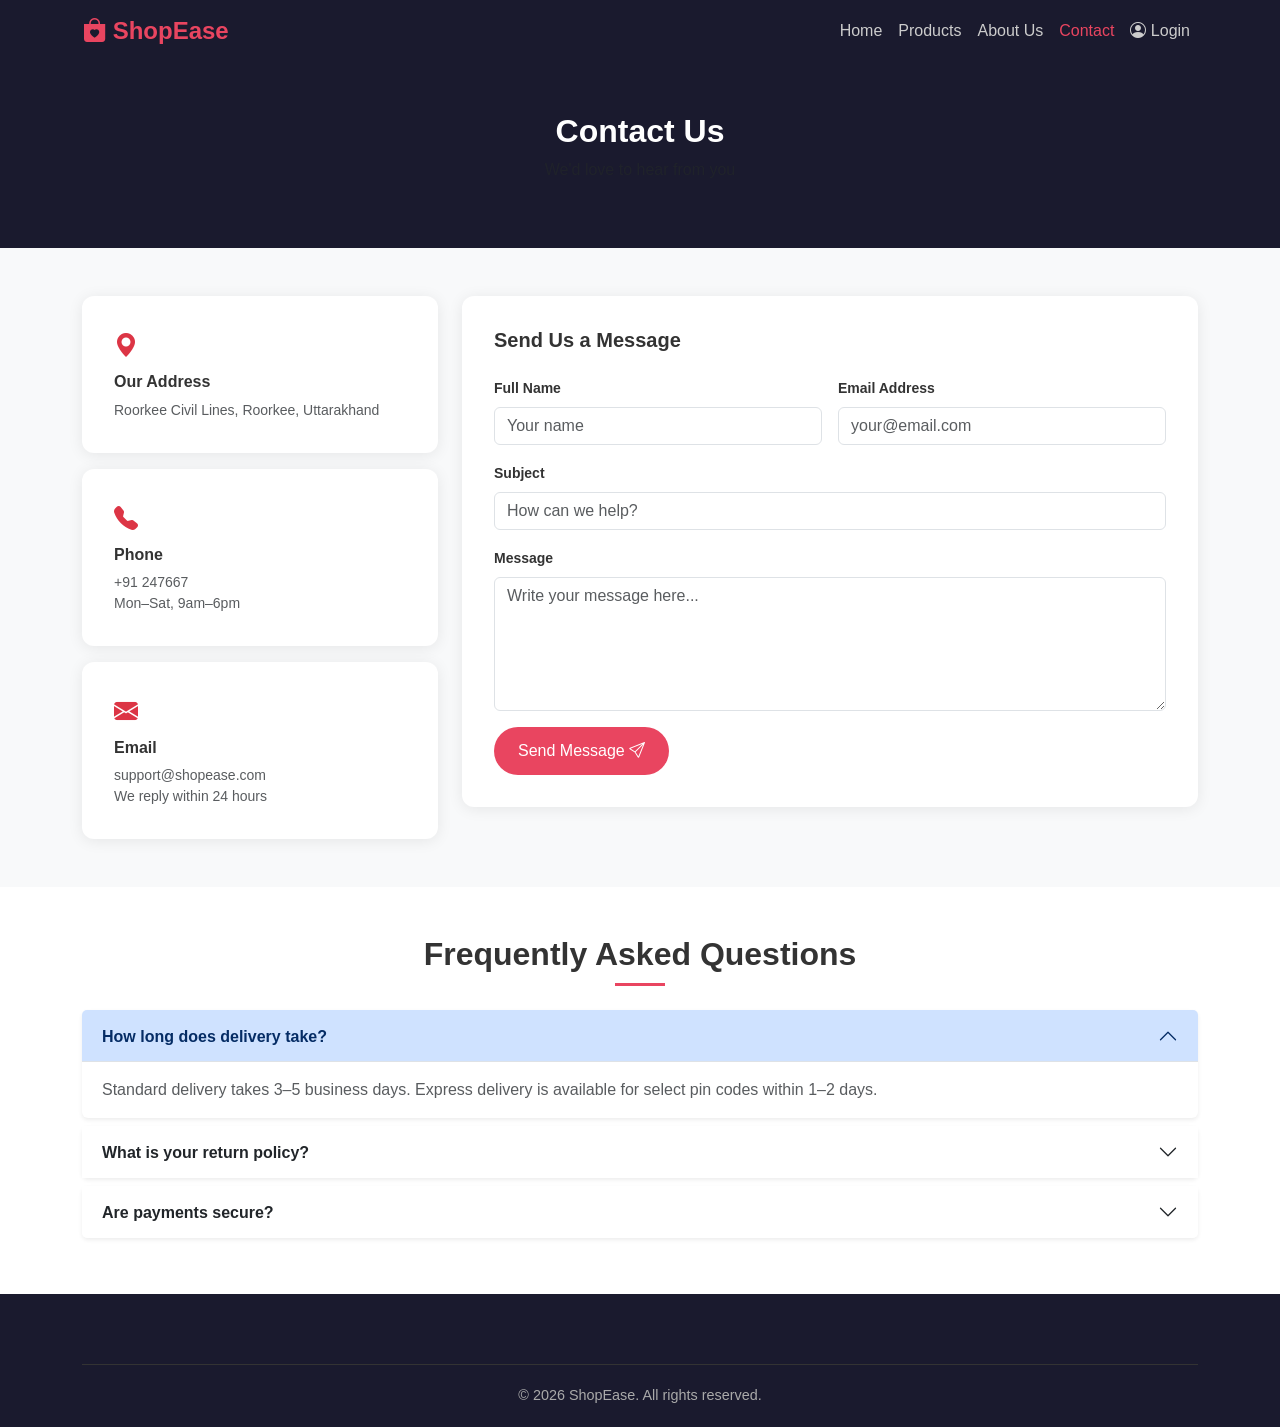
<file: contact.html>
<!DOCTYPE html>
<html lang="en">
<head>
  <meta charset="UTF-8"/>
  <meta name="viewport" content="width=device-width, initial-scale=1.0"/>
  <title>ShopEase - Contact Us</title>
  <link href="https://cdn.jsdelivr.net/npm/bootstrap@5.3.0/dist/css/bootstrap.min.css" rel="stylesheet"/>
  <link href="https://cdn.jsdelivr.net/npm/bootstrap-icons@1.10.5/font/bootstrap-icons.css" rel="stylesheet"/>
  <link rel="stylesheet" href="style.css"/>
</head>
<body>

<nav class="navbar navbar-expand-lg navbar-dark sticky-top">
  <div class="container">
    <a class="navbar-brand" href="index.html"><i class="bi bi-bag-heart-fill"></i> ShopEase</a>
    <button class="navbar-toggler" type="button" data-bs-toggle="collapse" data-bs-target="#nav">
      <span class="navbar-toggler-icon"></span>
    </button>
    <div class="collapse navbar-collapse" id="nav">
      <ul class="navbar-nav ms-auto">
        <li class="nav-item"><a class="nav-link" href="index.html">Home</a></li>
        <li class="nav-item"><a class="nav-link" href="products.html">Products</a></li>
        <li class="nav-item"><a class="nav-link" href="about.html">About Us</a></li>
        <li class="nav-item"><a class="nav-link active" href="contact.html">Contact</a></li>
        <li class="nav-item"><a class="nav-link" href="login.html"><i class="bi bi-person-circle"></i> Login</a></li>
      </ul>
    </div>
  </div>
</nav>

<div style="background:#1a1a2e; color:white; padding:50px 0; text-align:center;">
  <h2 class="fw-bold">Contact Us</h2>
  <p class="text-muted">We'd love to hear from you</p>
</div>

<section class="py-5">
  <div class="container">
    <div class="row g-4">

      <!-- INFO CARDS -->
      <div class="col-md-4">
        <div class="d-flex flex-column gap-3">
          <div class="contact-card">
            <i class="bi bi-geo-alt-fill text-danger fs-4"></i>
            <h6 class="fw-bold mt-2">Our Address</h6>
            <p class="text-muted small mb-0">Roorkee Civil Lines, Roorkee, Uttarakhand</p>
          </div>
          <div class="contact-card">
            <i class="bi bi-telephone-fill text-danger fs-4"></i>
            <h6 class="fw-bold mt-2">Phone</h6>
            <p class="text-muted small mb-0">+91 247667<br/>Mon–Sat, 9am–6pm</p>
          </div>
          <div class="contact-card">
            <i class="bi bi-envelope-fill text-danger fs-4"></i>
            <h6 class="fw-bold mt-2">Email</h6>
            <p class="text-muted small mb-0">support@shopease.com<br/>We reply within 24 hours</p>
          </div>
        </div>
      </div>

      <!-- FORM -->
      <div class="col-md-8">
        <div class="contact-card">
          <h5 class="fw-bold mb-4">Send Us a Message</h5>
          <form id="contactForm" novalidate>
            <div class="row g-3">
              <div class="col-md-6">
                <label class="form-label small fw-semibold">Full Name</label>
                <input type="text" class="form-control" id="name" placeholder="Your name" required/>
              </div>
              <div class="col-md-6">
                <label class="form-label small fw-semibold">Email Address</label>
                <input type="email" class="form-control" id="email" placeholder="your@email.com" required/>
              </div>
              <div class="col-12">
                <label class="form-label small fw-semibold">Subject</label>
                <input type="text" class="form-control" id="subject" placeholder="How can we help?" required/>
              </div>
              <div class="col-12">
                <label class="form-label small fw-semibold">Message</label>
                <textarea class="form-control" id="message" rows="5" placeholder="Write your message here..." required></textarea>
              </div>
              <div class="col-12">
                <button type="submit" class="btn btn-primary px-4">Send Message <i class="bi bi-send"></i></button>
              </div>
            </div>
          </form>
          <div id="successMsg" class="alert alert-success mt-3 d-none">
            <i class="bi bi-check-circle"></i> Thank you! Your message has been sent. We'll get back to you soon.
          </div>
        </div>
      </div>

    </div>
  </div>
</section>

<!-- FAQ -->
<section class="py-5 bg-white">
  <div class="container">
    <div class="text-center mb-4">
      <h2 class="fw-bold">Frequently Asked Questions</h2>
      <div class="divider mx-auto"></div>
    </div>
    <div class="accordion" id="faq">
      <div class="accordion-item border-0 mb-2 rounded shadow-sm">
        <h2 class="accordion-header">
          <button class="accordion-button fw-semibold" type="button" data-bs-toggle="collapse" data-bs-target="#q1">How long does delivery take?</button>
        </h2>
        <div id="q1" class="accordion-collapse collapse show" data-bs-parent="#faq">
          <div class="accordion-body text-muted">Standard delivery takes 3–5 business days. Express delivery is available for select pin codes within 1–2 days.</div>
        </div>
      </div>
      <div class="accordion-item border-0 mb-2 rounded shadow-sm">
        <h2 class="accordion-header">
          <button class="accordion-button collapsed fw-semibold" type="button" data-bs-toggle="collapse" data-bs-target="#q2">What is your return policy?</button>
        </h2>
        <div id="q2" class="accordion-collapse collapse" data-bs-parent="#faq">
          <div class="accordion-body text-muted">We offer a 7-day hassle-free return policy. Items must be unused and in original packaging.</div>
        </div>
      </div>
      <div class="accordion-item border-0 mb-2 rounded shadow-sm">
        <h2 class="accordion-header">
          <button class="accordion-button collapsed fw-semibold" type="button" data-bs-toggle="collapse" data-bs-target="#q3">Are payments secure?</button>
        </h2>
        <div id="q3" class="accordion-collapse collapse" data-bs-parent="#faq">
          <div class="accordion-body text-muted">Yes, all transactions are encrypted with SSL. We support UPI, cards, net banking, and COD.</div>
        </div>
      </div>
    </div>
  </div>
</section>

<footer>
  <div class="container">
    <div class="footer-bottom">© 2026 ShopEase. All rights reserved.</div>
  </div>
</footer>

<script src="https://cdn.jsdelivr.net/npm/bootstrap@5.3.0/dist/js/bootstrap.bundle.min.js"></script>
<script>
  document.getElementById('contactForm').addEventListener('submit', function(e) {
    e.preventDefault();
    const fields = ['name','email','subject','message'];
    let valid = true;
    fields.forEach(id => {
      const el = document.getElementById(id);
      if (!el.value.trim()) { el.classList.add('is-invalid'); valid = false; }
      else el.classList.remove('is-invalid');
    });
    if (valid) {
      this.reset();
      document.getElementById('successMsg').classList.remove('d-none');
    }
  });
</script>
</body>
</html>
</file>
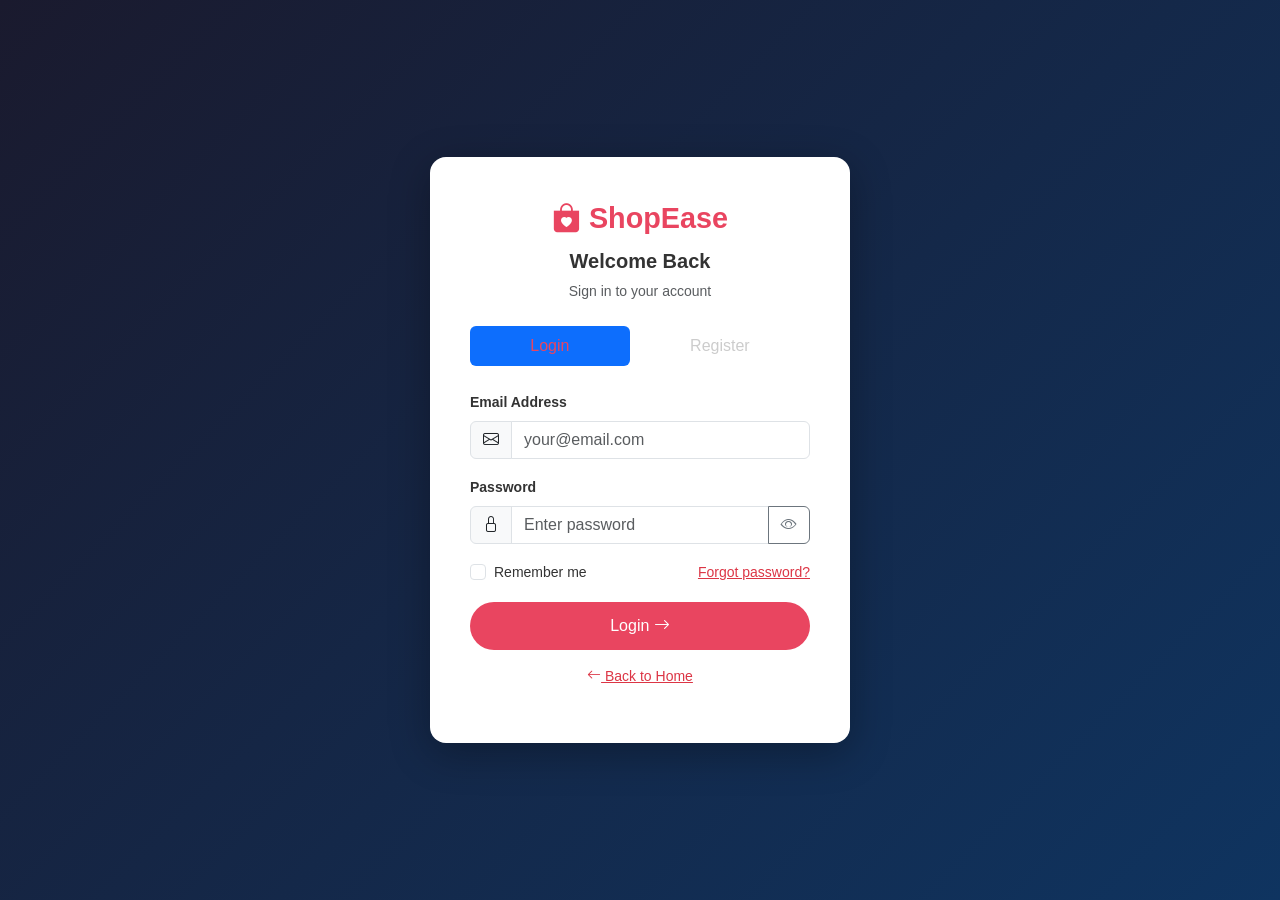
<file: login.html>
<!DOCTYPE html>
<html lang="en">
<head>
  <meta charset="UTF-8"/>
  <meta name="viewport" content="width=device-width, initial-scale=1.0"/>
  <title>ShopEase - Login</title>
  <link href="https://cdn.jsdelivr.net/npm/bootstrap@5.3.0/dist/css/bootstrap.min.css" rel="stylesheet"/>
  <link href="https://cdn.jsdelivr.net/npm/bootstrap-icons@1.10.5/font/bootstrap-icons.css" rel="stylesheet"/>
  <link rel="stylesheet" href="style.css"/>
</head>
<body>

<div class="login-wrapper">
  <div class="login-card">
    <div class="text-center mb-4">
      <div class="brand"><i class="bi bi-bag-heart-fill"></i> ShopEase</div>
      <h5 class="mt-2 fw-bold">Welcome Back</h5>
      <p class="text-muted small">Sign in to your account</p>
    </div>

    <!-- TABS -->
    <ul class="nav nav-pills nav-fill mb-4" id="authTab">
      <li class="nav-item">
        <button class="nav-link active" id="loginTab" onclick="switchTab('login')">Login</button>
      </li>
      <li class="nav-item">
        <button class="nav-link" id="registerTab" onclick="switchTab('register')">Register</button>
      </li>
    </ul>

    <!-- LOGIN FORM -->
    <form id="loginForm" novalidate>
      <div class="mb-3">
        <label class="form-label small fw-semibold">Email Address</label>
        <div class="input-group">
          <span class="input-group-text"><i class="bi bi-envelope"></i></span>
          <input type="email" class="form-control" id="loginEmail" placeholder="your@email.com" required/>
        </div>
      </div>
      <div class="mb-3">
        <label class="form-label small fw-semibold">Password</label>
        <div class="input-group">
          <span class="input-group-text"><i class="bi bi-lock"></i></span>
          <input type="password" class="form-control" id="loginPass" placeholder="Enter password" required/>
          <button class="btn btn-outline-secondary" type="button" onclick="togglePass('loginPass', this)">
            <i class="bi bi-eye"></i>
          </button>
        </div>
      </div>
      <div class="d-flex justify-content-between align-items-center mb-3">
        <div class="form-check">
          <input class="form-check-input" type="checkbox" id="remember"/>
          <label class="form-check-label small" for="remember">Remember me</label>
        </div>
        <a href="#" class="small text-danger">Forgot password?</a>
      </div>
      <button type="submit" class="btn btn-primary w-100">Login <i class="bi bi-arrow-right"></i></button>
      <div id="loginError" class="alert alert-danger mt-3 d-none small"></div>
      <div id="loginSuccess" class="alert alert-success mt-3 d-none small">
        <i class="bi bi-check-circle"></i> Login successful! Redirecting...
      </div>
    </form>

    <!-- REGISTER FORM -->
    <form id="registerForm" class="d-none" novalidate>
      <div class="mb-3">
        <label class="form-label small fw-semibold">Full Name</label>
        <div class="input-group">
          <span class="input-group-text"><i class="bi bi-person"></i></span>
          <input type="text" class="form-control" id="regName" placeholder="Your full name" required/>
        </div>
      </div>
      <div class="mb-3">
        <label class="form-label small fw-semibold">Email Address</label>
        <div class="input-group">
          <span class="input-group-text"><i class="bi bi-envelope"></i></span>
          <input type="email" class="form-control" id="regEmail" placeholder="your@email.com" required/>
        </div>
      </div>
      <div class="mb-3">
        <label class="form-label small fw-semibold">Password</label>
        <div class="input-group">
          <span class="input-group-text"><i class="bi bi-lock"></i></span>
          <input type="password" class="form-control" id="regPass" placeholder="Create password" required/>
          <button class="btn btn-outline-secondary" type="button" onclick="togglePass('regPass', this)">
            <i class="bi bi-eye"></i>
          </button>
        </div>
      </div>
      <div class="mb-3 form-check">
        <input type="checkbox" class="form-check-input" id="terms" required/>
        <label class="form-check-label small" for="terms">I agree to the <a href="#" class="text-danger">Terms & Conditions</a></label>
      </div>
      <button type="submit" class="btn btn-primary w-100">Create Account <i class="bi bi-arrow-right"></i></button>
      <div id="regSuccess" class="alert alert-success mt-3 d-none small">
        <i class="bi bi-check-circle"></i> Account created! You can now login.
      </div>
    </form>

    <p class="text-center mt-3 small text-muted">
      <a href="index.html" class="text-danger"><i class="bi bi-arrow-left"></i> Back to Home</a>
    </p>
  </div>
</div>

<script src="https://cdn.jsdelivr.net/npm/bootstrap@5.3.0/dist/js/bootstrap.bundle.min.js"></script>
<script>
  function switchTab(tab) {
    document.getElementById('loginForm').classList.toggle('d-none', tab !== 'login');
    document.getElementById('registerForm').classList.toggle('d-none', tab !== 'register');
    document.getElementById('loginTab').classList.toggle('active', tab === 'login');
    document.getElementById('registerTab').classList.toggle('active', tab === 'register');
  }

  function togglePass(id, btn) {
    const input = document.getElementById(id);
    const isPass = input.type === 'password';
    input.type = isPass ? 'text' : 'password';
    btn.innerHTML = `<i class="bi bi-eye${isPass ? '-slash' : ''}"></i>`;
  }

  document.getElementById('loginForm').addEventListener('submit', function(e) {
    e.preventDefault();
    const email = document.getElementById('loginEmail').value.trim();
    const pass = document.getElementById('loginPass').value.trim();
    const err = document.getElementById('loginError');
    const ok = document.getElementById('loginSuccess');
    if (!email || !pass) {
      err.textContent = 'Please fill in all fields.';
      err.classList.remove('d-none');
      return;
    }
    err.classList.add('d-none');
    ok.classList.remove('d-none');
    setTimeout(() => window.location.href = 'index.html', 1500);
  });

  document.getElementById('registerForm').addEventListener('submit', function(e) {
    e.preventDefault();
    const name = document.getElementById('regName').value.trim();
    const email = document.getElementById('regEmail').value.trim();
    const pass = document.getElementById('regPass').value.trim();
    const terms = document.getElementById('terms').checked;
    if (!name || !email || !pass || !terms) return;
    document.getElementById('regSuccess').classList.remove('d-none');
    setTimeout(() => switchTab('login'), 2000);
    this.reset();
  });
</script>
</body>
</html>
</file>
<file: style.css>
* { margin: 0; padding: 0; box-sizing: border-box; }

body {
  font-family: 'Segoe UI', sans-serif;
  color: #333;
  background: #f8f9fa;
}

/* NAVBAR */
.navbar { background: #1a1a2e; }
.navbar-brand { color: #e94560 !important; font-weight: 700; font-size: 1.5rem; }
.nav-link { color: #ccc !important; transition: color 0.3s; }
.nav-link:hover, .nav-link.active { color: #e94560 !important; }

/* HERO */
.hero {
  background: linear-gradient(135deg, #1a1a2e 0%, #16213e 60%, #0f3460 100%);
  color: white;
  padding: 100px 0;
  text-align: center;
}
.hero h1 { font-size: 3rem; font-weight: 700; margin-bottom: 1rem; }
.hero p { font-size: 1.2rem; color: #aaa; margin-bottom: 2rem; }
.btn-primary { background: #e94560; border: none; padding: 12px 30px; border-radius: 30px; }
.btn-primary:hover { background: #c73652; }
.btn-outline-light { border-radius: 30px; padding: 12px 30px; }

/* SECTION */
.section-title { font-size: 2rem; font-weight: 700; margin-bottom: 0.5rem; }
.section-subtitle { color: #888; margin-bottom: 2.5rem; }
.divider { width: 50px; height: 3px; background: #e94560; margin: 10px auto 20px; }

/* PRODUCT CARD */
.product-card {
  border: none;
  border-radius: 12px;
  overflow: hidden;
  box-shadow: 0 2px 15px rgba(0,0,0,0.08);
  transition: transform 0.3s, box-shadow 0.3s;
  background: white;
}
.product-card:hover { transform: translateY(-5px); box-shadow: 0 8px 25px rgba(0,0,0,0.15); }
.product-card img { height: 200px; object-fit: cover; width: 100%; }
.product-card .card-body { padding: 1.2rem; }
.product-card .price { color: #e94560; font-weight: 700; font-size: 1.1rem; }
.product-card .old-price { text-decoration: line-through; color: #aaa; font-size: 0.9rem; }
.badge-sale { background: #e94560; color: white; font-size: 0.75rem; padding: 4px 10px; border-radius: 20px; }

/* FEATURES */
.feature-box {
  background: white;
  border-radius: 12px;
  padding: 2rem;
  text-align: center;
  box-shadow: 0 2px 15px rgba(0,0,0,0.06);
}
.feature-box i { font-size: 2.5rem; color: #e94560; margin-bottom: 1rem; }

/* ABOUT */
.about-img { border-radius: 12px; box-shadow: 0 5px 20px rgba(0,0,0,0.1); }
.stat-box { background: #1a1a2e; color: white; border-radius: 12px; padding: 1.5rem; text-align: center; }
.stat-box h3 { color: #e94560; font-size: 2rem; font-weight: 700; }

/* CONTACT */
.contact-card { background: white; border-radius: 12px; padding: 2rem; box-shadow: 0 2px 15px rgba(0,0,0,0.08); }
.form-control:focus { border-color: #e94560; box-shadow: 0 0 0 0.2rem rgba(233,69,96,0.15); }

/* LOGIN */
.login-wrapper {
  min-height: 100vh;
  background: linear-gradient(135deg, #1a1a2e, #0f3460);
  display: flex;
  align-items: center;
  justify-content: center;
}
.login-card { background: white; border-radius: 16px; padding: 2.5rem; width: 100%; max-width: 420px; box-shadow: 0 10px 40px rgba(0,0,0,0.3); }
.login-card h2 { color: #1a1a2e; font-weight: 700; }
.login-card .brand { color: #e94560; font-size: 1.8rem; font-weight: 700; }

/* FOOTER */
footer { background: #1a1a2e; color: #aaa; padding: 40px 0 20px; }
footer h5 { color: white; margin-bottom: 1rem; }
footer a { color: #aaa; text-decoration: none; display: block; margin-bottom: 6px; }
footer a:hover { color: #e94560; }
.footer-bottom { border-top: 1px solid #333; margin-top: 30px; padding-top: 20px; text-align: center; font-size: 0.9rem; }

/* TOAST */
.toast-container { position: fixed; bottom: 20px; right: 20px; z-index: 9999; }
</file>
